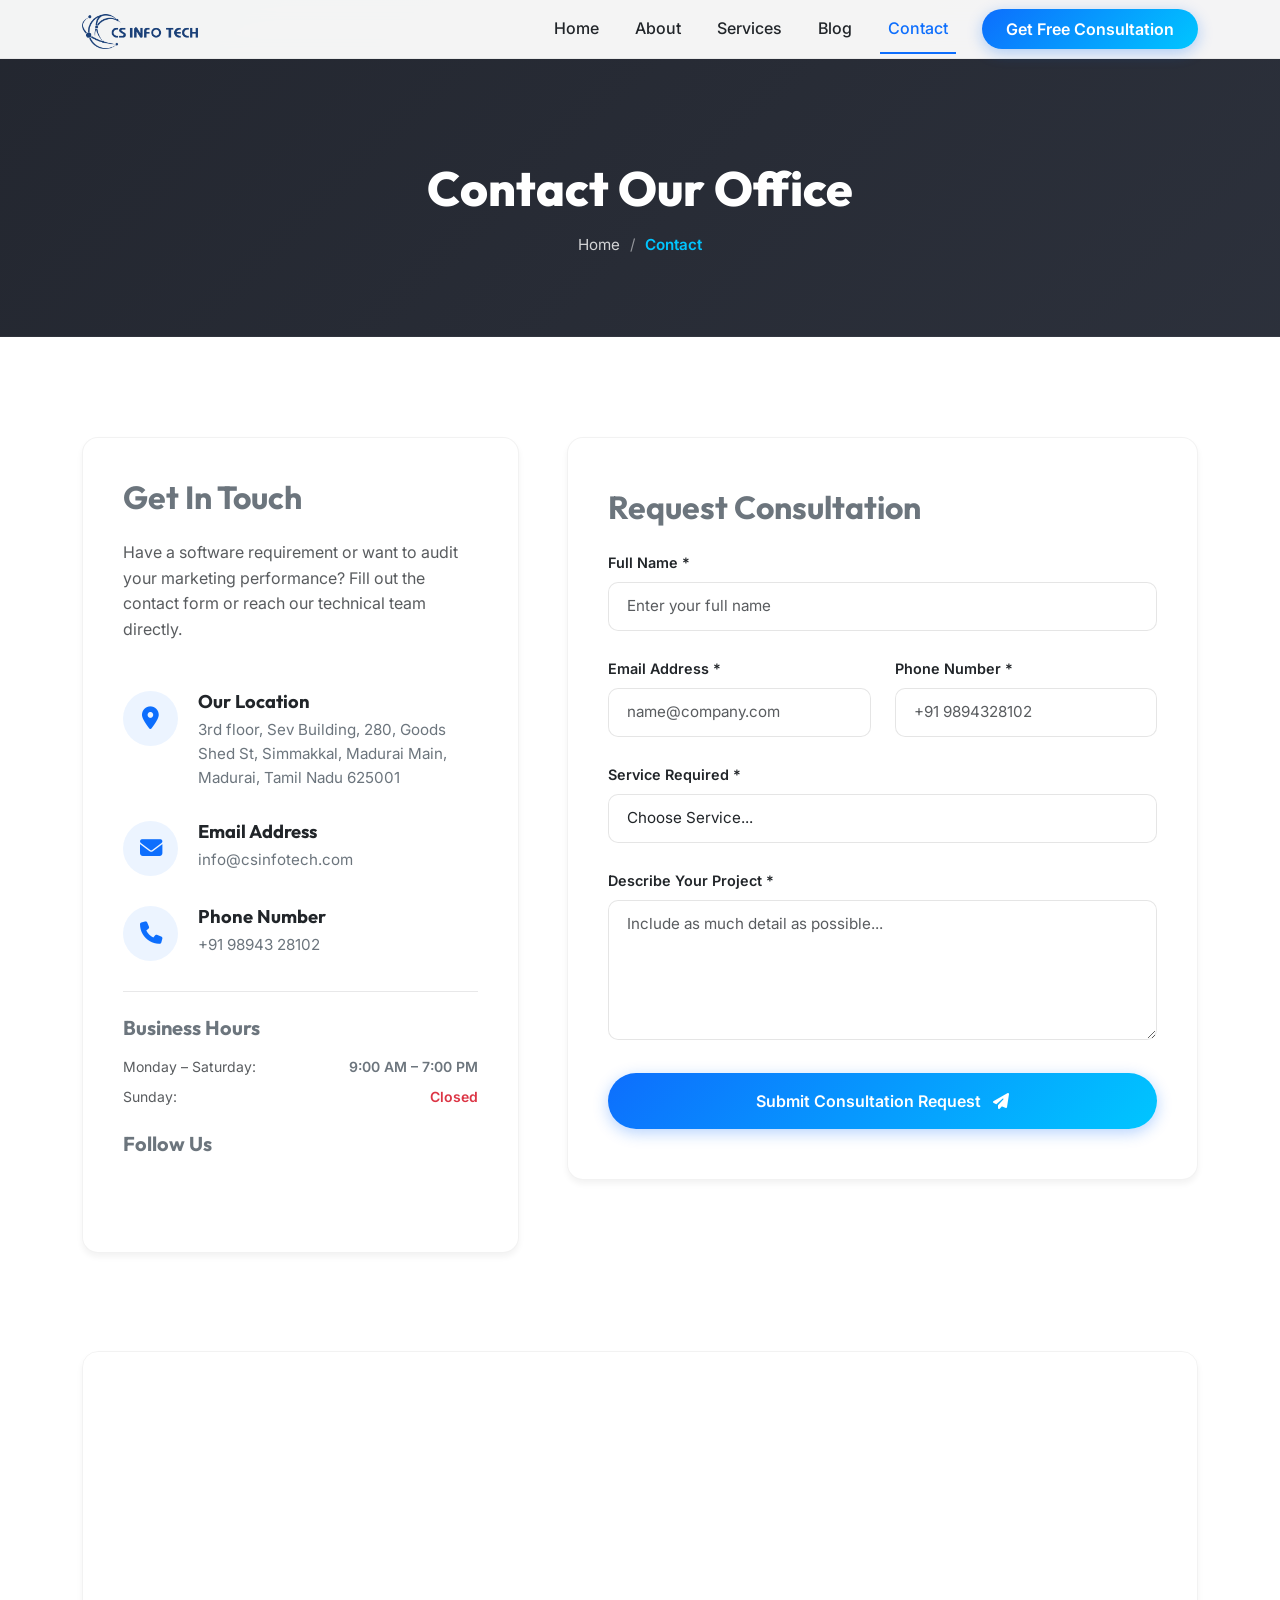
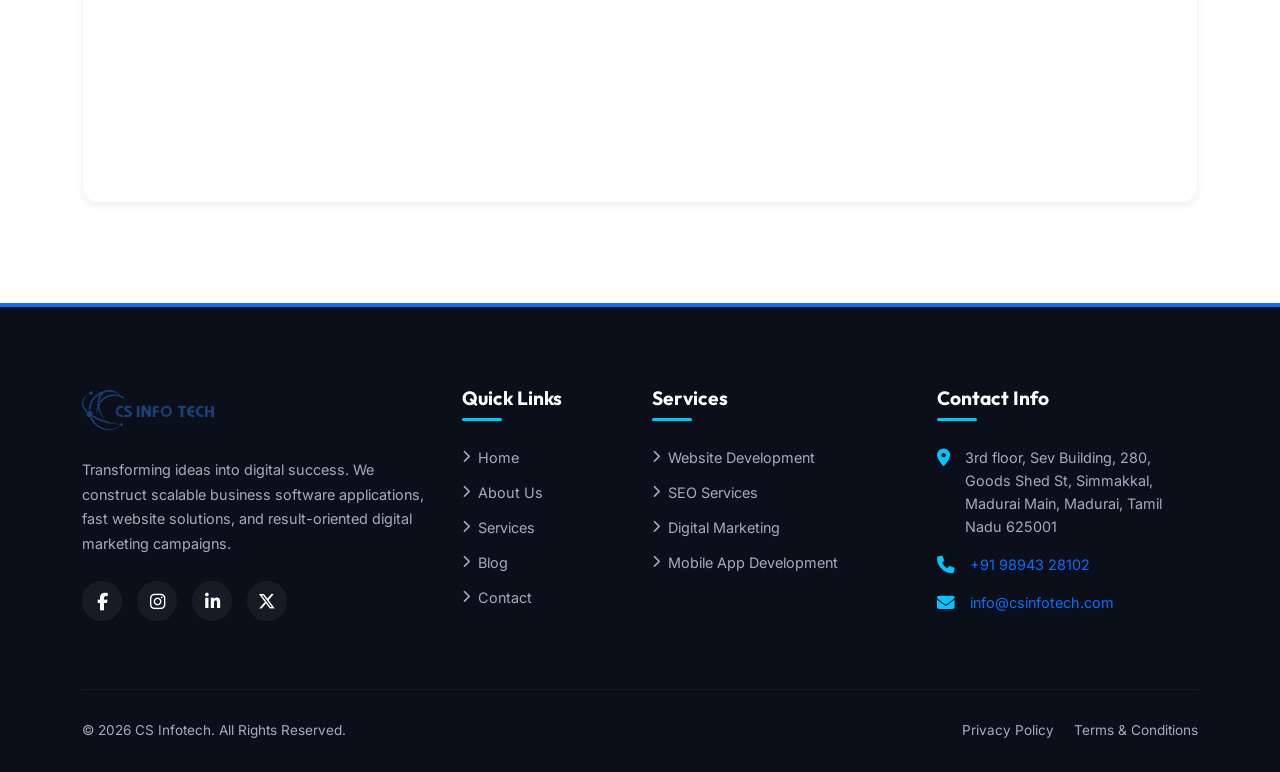
<file: contact.html>
<!DOCTYPE html>
<html lang="en">

<head>
  <meta charset="UTF-8">
  <meta name="viewport" content="width=device-width, initial-scale=1.0">
  <!-- SEO Meta Tags -->
  <title>Contact Us | CS Infotech</title>
  <meta name="description"
    content="Get in touch with CS Infotech in Madurai, India. Request a free consultation or technical audit for software development and SEO.">
  <meta name="keywords"
    content="CS Infotech Contact, Software company Madurai, Tech consultation, Digital marketing quote">
  <meta name="author" content="CS Infotech">

  <!-- Favicon -->
  <link rel="icon" type="image/x-icon" href="./images/cslogo.png">

  <!-- Google Fonts -->
  <link rel="preconnect" href="https://fonts.googleapis.com">
  <link rel="preconnect" href="https://fonts.gstatic.com" crossorigin>

  <!-- Bootstrap 5 CSS -->
  <link href="https://cdn.jsdelivr.net/npm/bootstrap@5.3.3/dist/css/bootstrap.min.css" rel="stylesheet"
    integrity="sha384-QWTKZyjpPEjISv5WaRU9OFeRpok6YctnYmDr5pNlyT2bRjXh0JMhjY6hW+ALEwIH" crossorigin="anonymous">

  <!-- Font Awesome Icons -->
  <link rel="stylesheet" href="https://cdnjs.cloudflare.com/ajax/libs/font-awesome/6.6.0/css/all.min.css"
    crossorigin="anonymous" referrerpolicy="no-referrer" />

  <!-- AOS (Animate on Scroll) CSS -->
  <link href="https://unpkg.com/aos@2.3.1/dist/aos.css" rel="stylesheet">

  <!-- Custom Styles -->
  <link rel="stylesheet" href="css/style.css">
</head>

<body>

  <!-- ==================== HEADER / NAVBAR ==================== -->
  <header>
    <nav class="navbar navbar-expand-lg fixed-top navbar-custom">
      <div class="container">
        <a class="navbar-brand navbar-brand-custom py-0" href="index.html">
          <img src="images/cslogo.png" alt="CS Infotech" height="35" class="d-inline-block align-middle">
        </a>
        <button class="navbar-toggler" type="button" data-bs-toggle="collapse" data-bs-target="#mainNavbar"
          aria-controls="mainNavbar" aria-expanded="false" aria-label="Toggle navigation">
          <span class="navbar-toggler-icon"></span>
        </button>
        <div class="collapse navbar-collapse" id="mainNavbar">
          <ul class="navbar-nav ms-auto mb-2 mb-lg-0 align-items-lg-center">
            <li class="nav-item">
              <a class="nav-link nav-link-custom" href="index.html">Home</a>
            </li>
            <li class="nav-item">
              <a class="nav-link nav-link-custom" href="about.html">About</a>
            </li>
            <li class="nav-item">
              <a class="nav-link nav-link-custom" href="services.html">Services</a>
            </li>
            <li class="nav-item">
              <a class="nav-link nav-link-custom" href="blog.html">Blog</a>
            </li>
            <li class="nav-item">
              <a class="nav-link nav-link-custom active" href="contact.html">Contact</a>
            </li>
            <li class="nav-item ms-lg-3 mt-3 mt-lg-0">
              <a class="btn btn-gradient px-4 py-2" href="https://wa.me/919894328102" target="_blank">Get Free
                Consultation</a>
            </li>
          </ul>
        </div>
      </div>
    </nav>
  </header>

  <!-- ==================== PAGE HEADER BANNER ==================== -->
  <section class="page-header-banner contact-banner">
    <div class="container">
      <div class="row">
        <div class="col-12 text-center">
          <h1 class="page-header-title">Contact Our Office</h1>
          <ul class="breadcrumb-custom justify-content-center">
            <li><a href="index.html">Home</a></li>
            <li class="active">Contact</li>
          </ul>
        </div>
      </div>
    </div>
  </section>

  <!-- ==================== CONTACT WRAPPER ==================== -->
  <section class="section-padding">
    <div class="container">
      <div class="row g-5">

        <!-- Left Column: Contact details and Business hours -->
        <div class="col-lg-5" data-aos="fade-right">
          <div class="contact-info-box">
            <h2 class="fw-bold mb-4 text-secondary">Get In Touch</h2>
            <p class="text-muted mb-5">
              Have a software requirement or want to audit your marketing performance? Fill out the contact form or
              reach our technical team directly.
            </p>

            <!-- Contact 1: Location -->
            <div class="contact-detail-item">
              <div class="contact-detail-icon"><i class="fa-solid fa-location-dot"></i></div>
              <div class="contact-detail-text">
                <h4>Our Location</h4>
                <p>3rd floor, Sev Building, 280, Goods Shed St, Simmakkal, Madurai Main, Madurai, Tamil Nadu 625001</p>
              </div>
            </div>

            <!-- Contact 2: Email -->
            <div class="contact-detail-item">
              <div class="contact-detail-icon"><i class="fa-solid fa-envelope"></i></div>
              <div class="contact-detail-text">
                <h4>Email Address</h4>
                <p><a href="mailto:info@csinfotech.com">info@csinfotech.com</a></p>
              </div>
            </div>

            <!-- Contact 3: Phone -->
            <div class="contact-detail-item">
              <div class="contact-detail-icon"><i class="fa-solid fa-phone"></i></div>
              <div class="contact-detail-text">
                <h4>Phone Number</h4>
                <p><a href="tel:+919894328102">+91 98943 28102</a></p>
              </div>
            </div>

            <hr class="my-4" style="opacity: 0.1;">

            <!-- Business Hours Section -->
            <h3 class="fw-bold mb-3 fs-5 text-secondary">Business Hours</h3>
            <ul class="list-unstyled text-muted mb-4 small">
              <li class="d-flex justify-content-between mb-2">
                <span>Monday – Saturday:</span>
                <span class="fw-semibold text-secondary">9:00 AM – 7:00 PM</span>
              </li>
              <li class="d-flex justify-content-between">
                <span>Sunday:</span>
                <span class="fw-semibold text-danger">Closed</span>
              </li>
            </ul>

            <!-- Social Media Profiles -->
            <h3 class="fw-bold mb-3 fs-5 text-secondary">Follow Us</h3>
            <div class="footer-social-links">
              <a href="https://facebook.com" class="footer-social-btn" target="_blank" aria-label="Facebook"><i
                  class="fa-brands fa-facebook-f"></i></a>
              <a href="https://instagram.com" class="footer-social-btn" target="_blank" aria-label="Instagram"><i
                  class="fa-brands fa-instagram"></i></a>
              <a href="https://linkedin.com" class="footer-social-btn" target="_blank" aria-label="LinkedIn"><i
                  class="fa-brands fa-linkedin-in"></i></a>
              <a href="https://twitter.com" class="footer-social-btn" target="_blank" aria-label="Twitter"><i
                  class="fa-brands fa-x-twitter"></i></a>
            </div>

          </div>
        </div>

        <!-- Right Column: Interactive Form -->
        <div class="col-lg-7" data-aos="fade-left">
          <div class="contact-form-box">

            <!-- Success Message banner -->
            <div class="success-msg-container" id="formSuccessMessage">
              <i class="fa-solid fa-circle-check fs-4"></i>
              <span>Thank you! Your message has been sent successfully. We will get back to you shortly.</span>
            </div>

            <h2 class="fw-bold mb-4 text-secondary">Request Consultation</h2>

            <form id="contactForm" novalidate>
              <!-- Name Input -->
              <div class="form-group-custom">
                <label for="fullName" class="form-label-custom">Full Name *</label>
                <input type="text" class="form-control form-control-custom w-100" id="fullName"
                  placeholder="Enter your full name">
                <div class="invalid-feedback-custom">Please enter a valid name (at least 3 characters).</div>
              </div>

              <div class="row">
                <!-- Email Input -->
                <div class="col-md-6 form-group-custom">
                  <label for="emailAddress" class="form-label-custom">Email Address *</label>
                  <input type="email" class="form-control form-control-custom w-100" id="emailAddress"
                    placeholder="name@company.com">
                  <div class="invalid-feedback-custom">Please enter a valid email address.</div>
                </div>
                <!-- Phone Input -->
                <div class="col-md-6 form-group-custom">
                  <label for="phoneNumber" class="form-label-custom">Phone Number *</label>
                  <input type="tel" class="form-control form-control-custom w-100" id="phoneNumber"
                    placeholder="+91 9894328102">
                  <div class="invalid-feedback-custom">Please enter a valid phone number (10-15 digits).</div>
                </div>
              </div>

              <!-- Service Dropdown Selection -->
              <div class="form-group-custom">
                <label for="serviceRequired" class="form-label-custom">Service Required *</label>
                <select class="form-control form-control-custom w-100" id="serviceRequired">
                  <option value="" selected disabled>Choose Service...</option>
                  <option value="web-dev">Website Development</option>
                  <option value="web-app">Web Application Development</option>
                  <option value="app-dev">Mobile App Development</option>
                  <option value="seo">SEO Services</option>
                  <option value="smm">Social Media Marketing</option>
                  <option value="digital-marketing">Digital Marketing</option>
                  <option value="ecommerce">E-Commerce Development</option>
                  <option value="ui-ux">UI/UX Design</option>
                  <option value="custom-software">Custom Software Development</option>
                </select>
                <div class="invalid-feedback-custom">Please select a service from the options.</div>
              </div>

              <!-- Message Input -->
              <div class="form-group-custom">
                <label for="messageText" class="form-label-custom">Describe Your Project *</label>
                <textarea class="form-control form-control-custom w-100" id="messageText" rows="5"
                  placeholder="Include as much detail as possible..."></textarea>
                <div class="invalid-feedback-custom">Please enter a description (at least 10 characters).</div>
              </div>

              <button type="submit" class="btn btn-gradient w-100 mt-2 py-3">Submit Consultation Request <i
                  class="fa-solid fa-paper-plane ms-2"></i></button>

            </form>
          </div>
        </div>

      </div>

      <!-- Google Map Section -->
      <div class="row mt-5" data-aos="fade-up">
        <div class="col-12">
          <div class="map-container-custom">
            <!-- Sample Map of Madurai, TN, India -->
            <iframe
              src="https://www.google.com/maps/embed?pb=!1m18!1m12!1m3!1d15720.573981881775!2d78.11477794999999!3d9.921711249999999!2m3!1f0!2f0!3f0!3m2!1i1024!2i768!4f13.1!3m3!1m2!1s0x3b00c582b118b533%3A0xcedfcfc94119d675!2sMadurai%2C%20Tamil%20Nadu!5e0!3m2!1sen!2sin!4v1700000000000!5m2!1sen!2sin"
              loading="lazy" referrerpolicy="no-referrer-when-downgrade"
              aria-label="CS Infotech Madurai Location Map"></iframe>
          </div>
        </div>
      </div>

    </div>
  </section>

  <!-- ==================== FOOTER ==================== -->
  <footer class="footer-section">
    <div class="container">
      <div class="row g-4">
        <!-- Footer Column 1: Info -->
        <div class="col-lg-4 col-md-6">
          <a class="footer-brand py-0" href="index.html">
            <img src="images/cslogo.png" alt="CS Infotech" height="40" class="d-inline-block align-middle mb-2">
          </a>
          <p class="footer-desc">
            Transforming ideas into digital success. We construct scalable business software applications, fast website
            solutions, and result-oriented digital marketing campaigns.
          </p>
          <div class="footer-social-links">
            <a href="https://facebook.com" class="footer-social-btn" target="_blank" aria-label="Facebook"><i
                class="fa-brands fa-facebook-f"></i></a>
            <a href="https://instagram.com" class="footer-social-btn" target="_blank" aria-label="Instagram"><i
                class="fa-brands fa-instagram"></i></a>
            <a href="https://linkedin.com" class="footer-social-btn" target="_blank" aria-label="LinkedIn"><i
                class="fa-brands fa-linkedin-in"></i></a>
            <a href="https://twitter.com" class="footer-social-btn" target="_blank" aria-label="Twitter"><i
                class="fa-brands fa-x-twitter"></i></a>
          </div>
        </div>
        <!-- Footer Column 2: Quick Links -->
        <div class="col-lg-2 col-md-6">
          <h4 class="footer-title">Quick Links</h4>
          <ul class="footer-links-list">
            <li><a href="index.html"><i class="fa-solid fa-chevron-right"></i> Home</a></li>
            <li><a href="about.html"><i class="fa-solid fa-chevron-right"></i> About Us</a></li>
            <li><a href="services.html"><i class="fa-solid fa-chevron-right"></i> Services</a></li>
            <li><a href="blog.html"><i class="fa-solid fa-chevron-right"></i> Blog</a></li>
            <li><a href="contact.html"><i class="fa-solid fa-chevron-right"></i> Contact</a></li>
          </ul>
        </div>
        <!-- Footer Column 3: Services -->
        <div class="col-lg-3 col-md-6">
          <h4 class="footer-title">Services</h4>
          <ul class="footer-links-list">
            <li><a href="services.html"><i class="fa-solid fa-chevron-right"></i> Website Development</a></li>
            <li><a href="services.html"><i class="fa-solid fa-chevron-right"></i> SEO Services</a></li>
            <li><a href="services.html"><i class="fa-solid fa-chevron-right"></i> Digital Marketing</a></li>
            <li><a href="services.html"><i class="fa-solid fa-chevron-right"></i> Mobile App Development</a></li>
          </ul>
        </div>
        <!-- Footer Column 4: Contact info -->
        <div class="col-lg-3 col-md-6">
          <h4 class="footer-title">Contact Info</h4>
          <ul class="footer-contact-info">
            <li>
              <i class="fa-solid fa-location-dot"></i>
              <span>3rd floor, Sev Building, 280, Goods Shed St, Simmakkal, Madurai Main, Madurai, Tamil Nadu
                625001</span>
            </li>
            <li>
              <i class="fa-solid fa-phone"></i>
              <span><a href="tel:+919894328102">+91 98943 28102</a></span>
            </li>
            <li>
              <i class="fa-solid fa-envelope"></i>
              <span><a href="mailto:info@csinfotech.com">info@csinfotech.com</a></span>
            </li>
          </ul>
        </div>
      </div>
      <!-- Footer Copyright and bottom info -->
      <div class="footer-bottom">
        <div class="row align-items-center">
          <div class="col-md-6 text-center text-md-start">
            <p class="mb-0">&copy; 2026 CS Infotech. All Rights Reserved.</p>
          </div>
          <div class="col-md-6 text-center text-md-end">
            <div class="footer-bottom-links">
              <a href="#">Privacy Policy</a>
              <a href="#">Terms & Conditions</a>
            </div>
          </div>
        </div>
      </div>
    </div>
  </footer>

  <!-- ==================== BACK TO TOP BUTTON ==================== -->
  <button class="back-to-top" id="backToTop" aria-label="Back to top">
    <i class="fa-solid fa-arrow-up"></i>
  </button>

  <!-- ==================== JAVASCRIPT LIBRARIES ==================== -->
  <!-- Bootstrap 5 JS Bundle -->
  <script src="https://cdn.jsdelivr.net/npm/bootstrap@5.3.3/dist/js/bootstrap.bundle.min.js"
    integrity="sha384-YvpcrYf0tY3lHB60NNkmXc5s9fDVZLESaAA55NDzOxhy9GkcIdslK1eN7N6jIeHz"
    crossorigin="anonymous"></script>

  <!-- AOS Animation Library JS -->
  <script src="https://unpkg.com/aos@2.3.1/dist/aos.js"></script>

  <!-- Main Script -->
  <script src="js/script.js"></script>
</body>

</html>
</file>
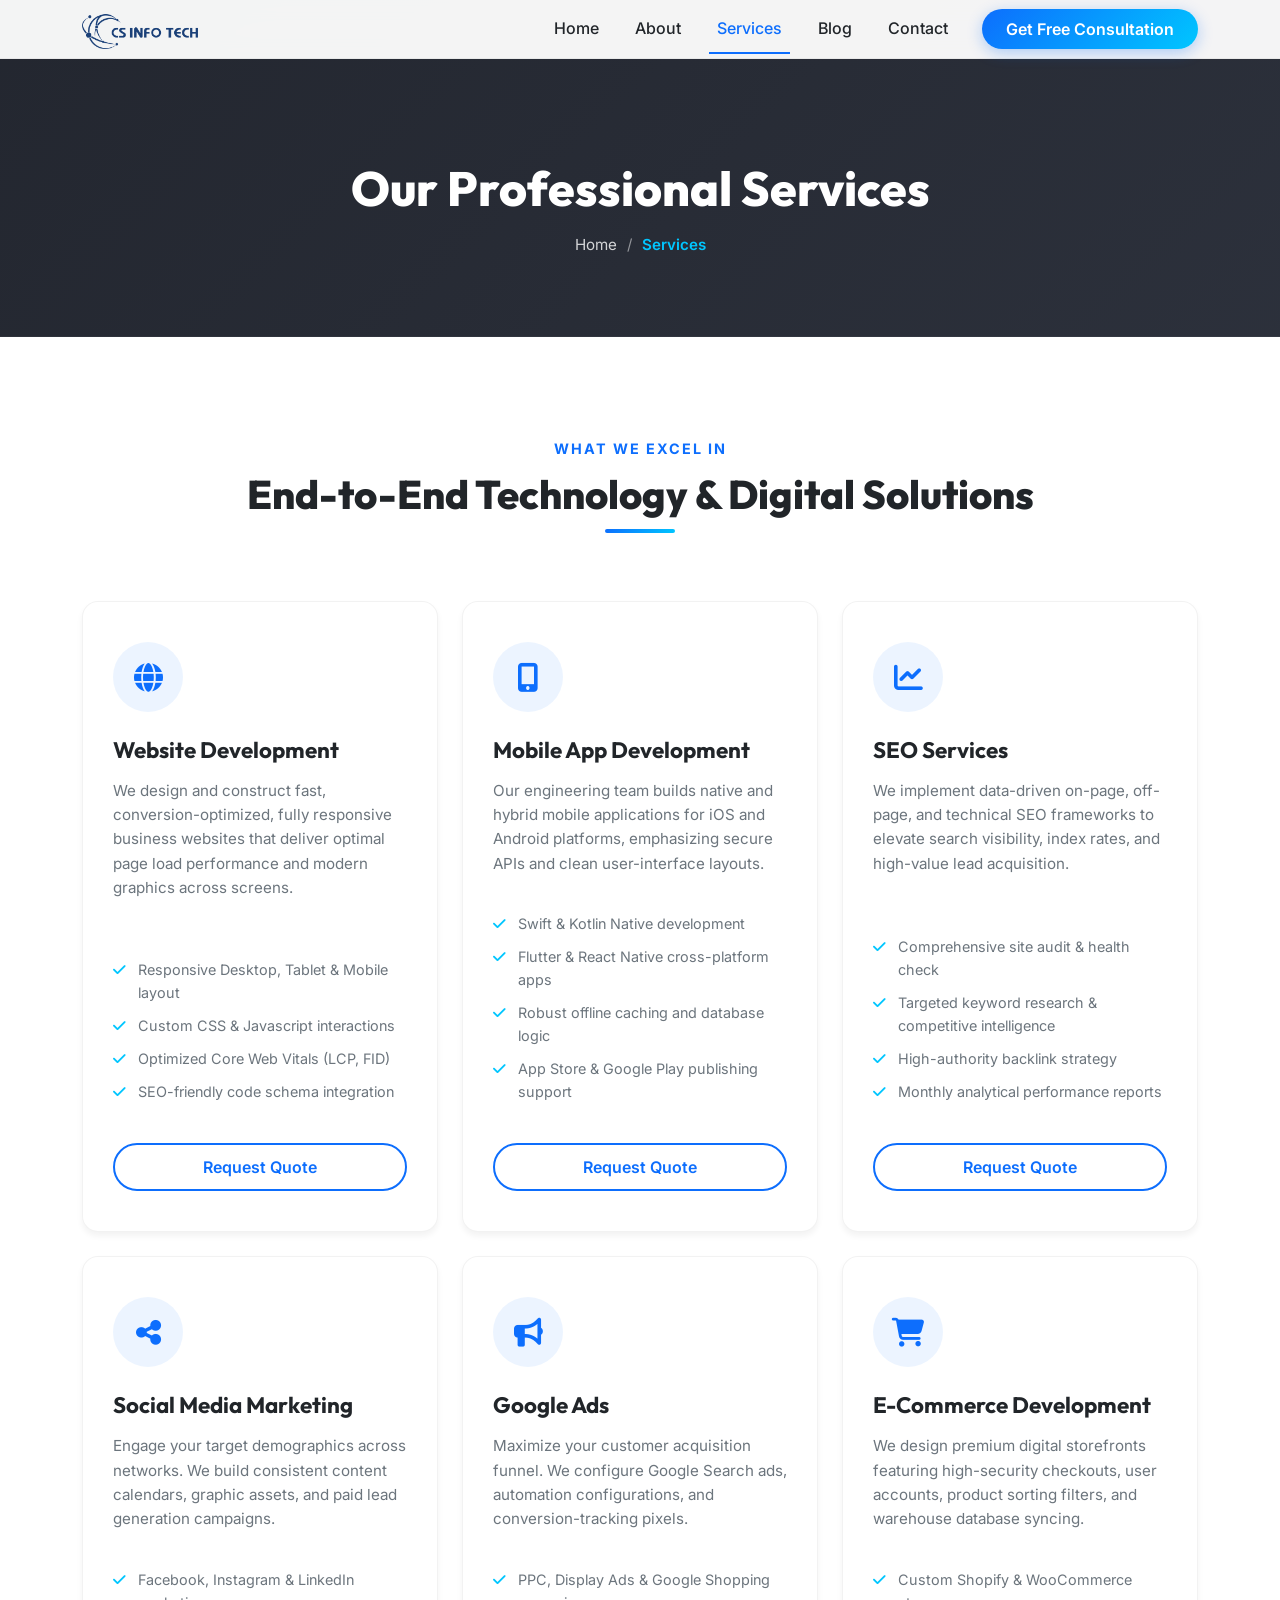
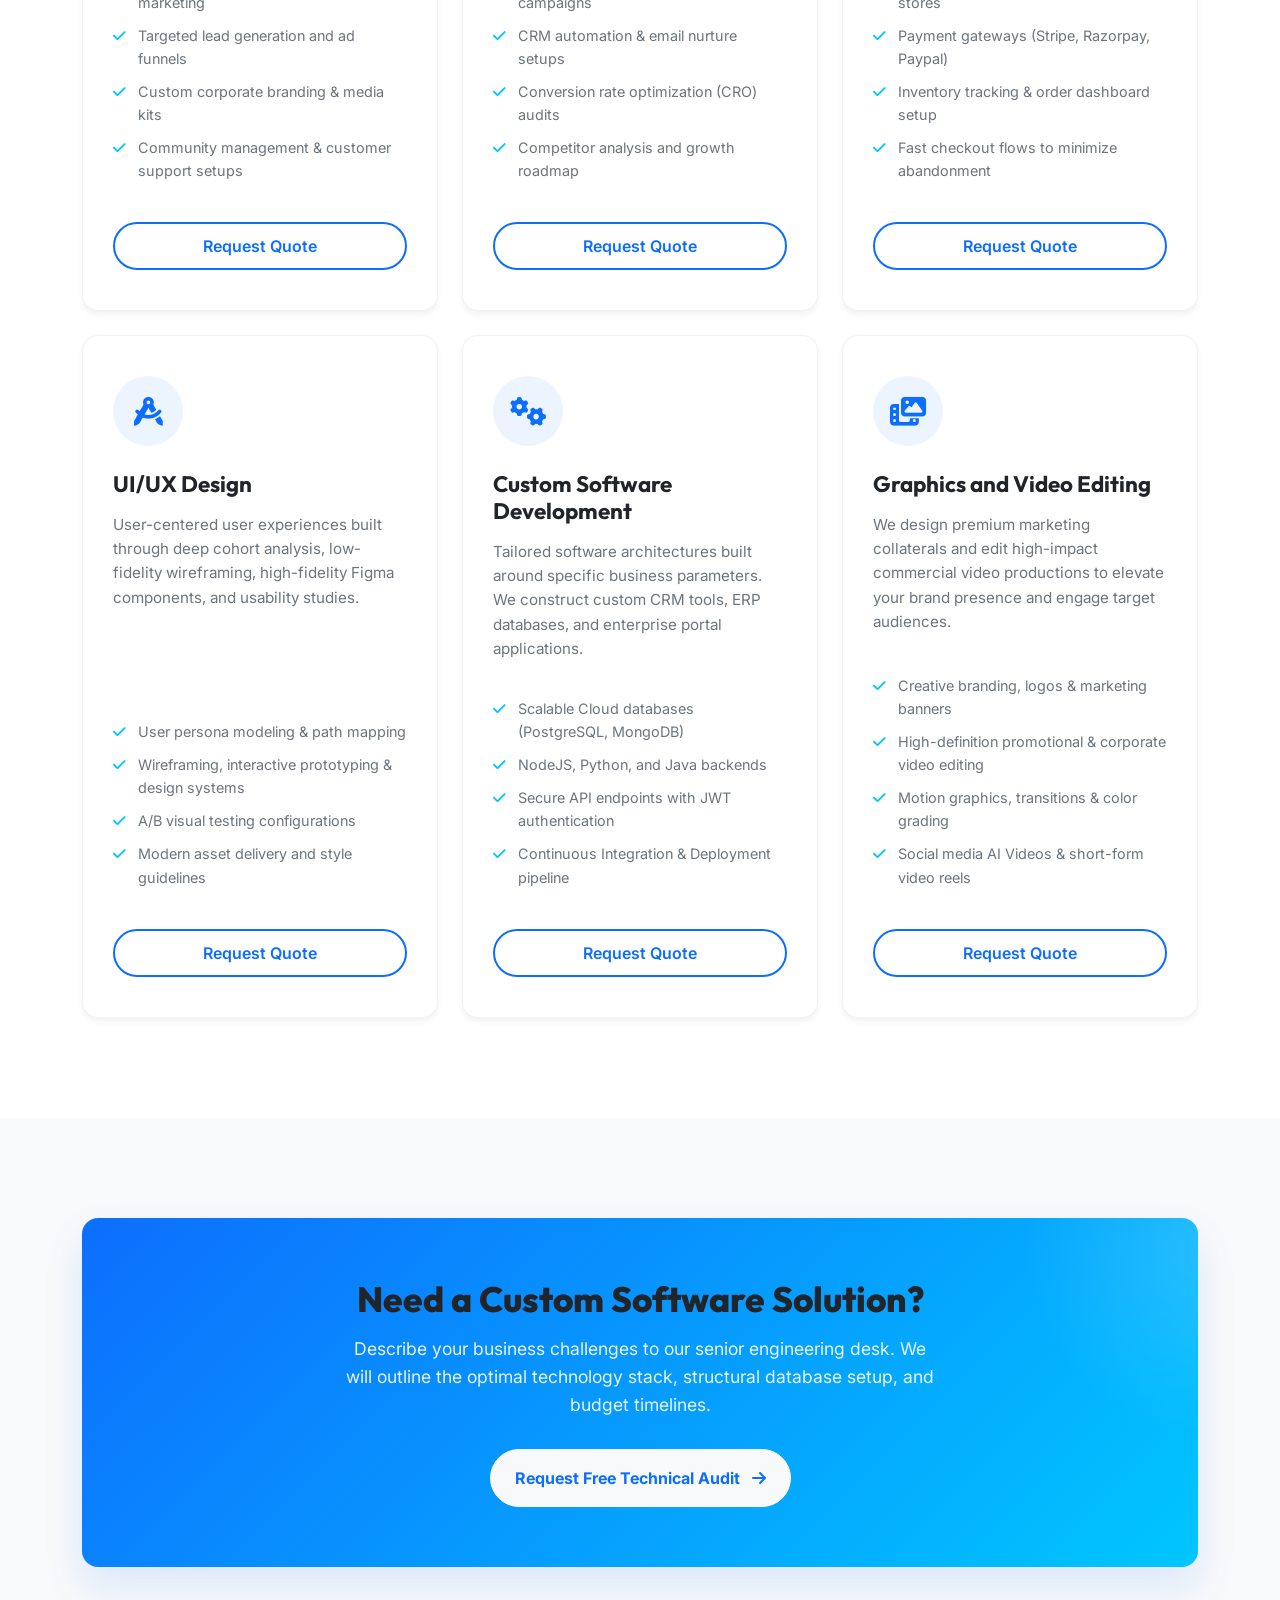
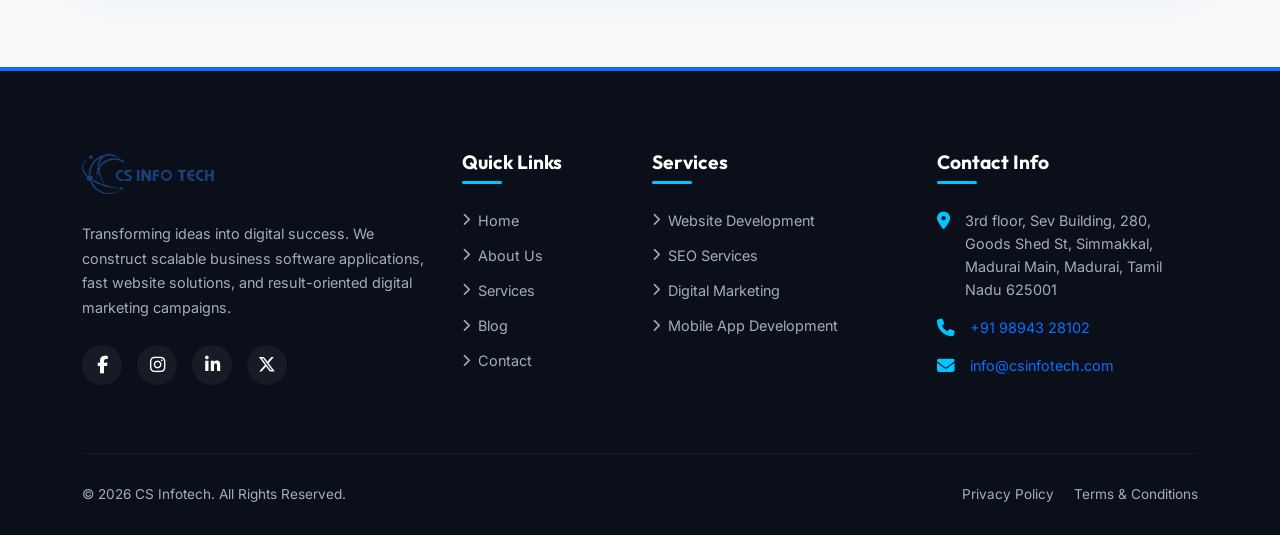
<file: services.html>
<!DOCTYPE html>
<html lang="en">
<head>
  <meta charset="UTF-8">
  <meta name="viewport" content="width=device-width, initial-scale=1.0">
  <!-- SEO Meta Tags -->
  <title>Our Services | CS Infotech</title>
  <meta name="description" content="Discover our wide range of services including website development, mobile app development, SEO, digital marketing, UI/UX design, and custom software.">
  <meta name="keywords" content="Software services, Custom web design, SEO optimization, App development, e-commerce stores, CS Infotech services">
  <meta name="author" content="CS Infotech">
  
  <!-- Favicon -->
  <link rel="icon" type="image/x-icon" href="./images/cslogo.png">
  
  <!-- Google Fonts -->
  <link rel="preconnect" href="https://fonts.googleapis.com">
  <link rel="preconnect" href="https://fonts.gstatic.com" crossorigin>
  
  <!-- Bootstrap 5 CSS -->
  <link href="https://cdn.jsdelivr.net/npm/bootstrap@5.3.3/dist/css/bootstrap.min.css" rel="stylesheet" integrity="sha384-QWTKZyjpPEjISv5WaRU9OFeRpok6YctnYmDr5pNlyT2bRjXh0JMhjY6hW+ALEwIH" crossorigin="anonymous">
  
  <!-- Font Awesome Icons -->
  <link rel="stylesheet" href="https://cdnjs.cloudflare.com/ajax/libs/font-awesome/6.6.0/css/all.min.css" crossorigin="anonymous" referrerpolicy="no-referrer" />
  
  <!-- AOS (Animate on Scroll) CSS -->
  <link href="https://unpkg.com/aos@2.3.1/dist/aos.css" rel="stylesheet">
  
  <!-- Custom Styles -->
  <link rel="stylesheet" href="css/style.css">
</head>
<body>

  <!-- ==================== HEADER / NAVBAR ==================== -->
  <header>
    <nav class="navbar navbar-expand-lg fixed-top navbar-custom">
      <div class="container">
        <a class="navbar-brand navbar-brand-custom py-0" href="index.html">
          <img src="images/cslogo.png" alt="CS Infotech" height="35" class="d-inline-block align-middle">
        </a>
        <button class="navbar-toggler" type="button" data-bs-toggle="collapse" data-bs-target="#mainNavbar" aria-controls="mainNavbar" aria-expanded="false" aria-label="Toggle navigation">
          <span class="navbar-toggler-icon"></span>
        </button>
        <div class="collapse navbar-collapse" id="mainNavbar">
          <ul class="navbar-nav ms-auto mb-2 mb-lg-0 align-items-lg-center">
            <li class="nav-item">
              <a class="nav-link nav-link-custom" href="index.html">Home</a>
            </li>
            <li class="nav-item">
              <a class="nav-link nav-link-custom" href="about.html">About</a>
            </li>
            <li class="nav-item">
              <a class="nav-link nav-link-custom active" href="services.html">Services</a>
            </li>
            <li class="nav-item">
              <a class="nav-link nav-link-custom" href="blog.html">Blog</a>
            </li>
            <li class="nav-item">
              <a class="nav-link nav-link-custom" href="contact.html">Contact</a>
            </li>
            <li class="nav-item ms-lg-3 mt-3 mt-lg-0">
              <a class="btn btn-gradient px-4 py-2" href="https://wa.me/919894328102" target="_blank">Get Free Consultation</a>
            </li>
          </ul>
        </div>
      </div>
    </nav>
  </header>

  <!-- ==================== PAGE HEADER BANNER ==================== -->
  <section class="page-header-banner services-banner">
    <div class="container">
      <div class="row">
        <div class="col-12 text-center">
          <h1 class="page-header-title">Our Professional Services</h1>
          <ul class="breadcrumb-custom justify-content-center">
            <li><a href="index.html">Home</a></li>
            <li class="active">Services</li>
          </ul>
        </div>
      </div>
    </div>
  </section>

  <!-- ==================== DETAILED SERVICES GRID ==================== -->
  <section class="section-padding">
    <div class="container">
      <div class="section-title-container text-center" data-aos="fade-up">
        <span class="section-subtitle">What We Excel In</span>
        <h2 class="section-title">End-to-End Technology & Digital Solutions</h2>
      </div>
      
      <div class="row g-4">
        <!-- Service 1: Website Development -->
        <div class="col-md-6 col-lg-4" data-aos="fade-up" data-aos-delay="100">
          <div class="card-custom">
            <div class="card-icon-wrapper">
              <i class="fa-solid fa-globe"></i>
            </div>
            <h3 class="card-title-custom">Website Development</h3>
            <p class="card-text-custom">
              We design and construct fast, conversion-optimized, fully responsive business websites that deliver optimal page load performance and modern graphics across screens.
            </p>
            <ul class="service-features-list">
              <li>Responsive Desktop, Tablet & Mobile layout</li>
              <li>Custom CSS & Javascript interactions</li>
              <li>Optimized Core Web Vitals (LCP, FID)</li>
              <li>SEO-friendly code schema integration</li>
            </ul>
            <a href="contact.html?service=web-dev" class="btn btn-outline-custom w-100 mt-auto">Request Quote</a>
          </div>
        </div>

        <!-- Service 2: Mobile App Development -->
        <div class="col-md-6 col-lg-4" data-aos="fade-up" data-aos-delay="200">
          <div class="card-custom">
            <div class="card-icon-wrapper">
              <i class="fa-solid fa-mobile-screen-button"></i>
            </div>
            <h3 class="card-title-custom">Mobile App Development</h3>
            <p class="card-text-custom">
              Our engineering team builds native and hybrid mobile applications for iOS and Android platforms, emphasizing secure APIs and clean user-interface layouts.
            </p>
            <ul class="service-features-list">
              <li>Swift & Kotlin Native development</li>
              <li>Flutter & React Native cross-platform apps</li>
              <li>Robust offline caching and database logic</li>
              <li>App Store & Google Play publishing support</li>
            </ul>
            <a href="contact.html?service=app-dev" class="btn btn-outline-custom w-100 mt-auto">Request Quote</a>
          </div>
        </div>

        <!-- Service 3: SEO Services -->
        <div class="col-md-6 col-lg-4" data-aos="fade-up" data-aos-delay="300">
          <div class="card-custom">
            <div class="card-icon-wrapper">
              <i class="fa-solid fa-chart-line"></i>
            </div>
            <h3 class="card-title-custom">SEO Services</h3>
            <p class="card-text-custom">
              We implement data-driven on-page, off-page, and technical SEO frameworks to elevate search visibility, index rates, and high-value lead acquisition.
            </p>
            <ul class="service-features-list">
              <li>Comprehensive site audit & health check</li>
              <li>Targeted keyword research & competitive intelligence</li>
              <li>High-authority backlink strategy</li>
              <li>Monthly analytical performance reports</li>
            </ul>
            <a href="contact.html?service=seo" class="btn btn-outline-custom w-100 mt-auto">Request Quote</a>
          </div>
        </div>

        <!-- Service 4: Social Media Marketing -->
        <div class="col-md-6 col-lg-4" data-aos="fade-up" data-aos-delay="400">
          <div class="card-custom">
            <div class="card-icon-wrapper">
              <i class="fa-solid fa-share-nodes"></i>
            </div>
            <h3 class="card-title-custom">Social Media Marketing</h3>
            <p class="card-text-custom">
              Engage your target demographics across networks. We build consistent content calendars, graphic assets, and paid lead generation campaigns.
            </p>
            <ul class="service-features-list">
              <li>Facebook, Instagram & LinkedIn marketing</li>
              <li>Targeted lead generation and ad funnels</li>
              <li>Custom corporate branding & media kits</li>
              <li>Community management & customer support setups</li>
            </ul>
            <a href="contact.html?service=smm" class="btn btn-outline-custom w-100 mt-auto">Request Quote</a>
          </div>
        </div>

        <!-- Service 5: Digital Marketing -->
        <div class="col-md-6 col-lg-4" data-aos="fade-up" data-aos-delay="500">
          <div class="card-custom">
            <div class="card-icon-wrapper">
              <i class="fa-solid fa-bullhorn"></i>
            </div>
            <h3 class="card-title-custom">Google Ads</h3>
            <p class="card-text-custom">
              Maximize your customer acquisition funnel. We configure Google Search ads, automation configurations, and conversion-tracking pixels.
            </p>
            <ul class="service-features-list">
              <li>PPC, Display Ads & Google Shopping campaigns</li>
              <li>CRM automation & email nurture setups</li>
              <li>Conversion rate optimization (CRO) audits</li>
              <li>Competitor analysis and growth roadmap</li>
            </ul>
            <a href="contact.html?service=digital-marketing" class="btn btn-outline-custom w-100 mt-auto">Request Quote</a>
          </div>
        </div>

        <!-- Service 6: E-Commerce Development -->
        <div class="col-md-6 col-lg-4" data-aos="fade-up" data-aos-delay="600">
          <div class="card-custom">
            <div class="card-icon-wrapper">
              <i class="fa-solid fa-cart-shopping"></i>
            </div>
            <h3 class="card-title-custom">E-Commerce Development</h3>
            <p class="card-text-custom">
              We design premium digital storefronts featuring high-security checkouts, user accounts, product sorting filters, and warehouse database syncing.
            </p>
            <ul class="service-features-list">
              <li>Custom Shopify & WooCommerce stores</li>
              <li>Payment gateways (Stripe, Razorpay, Paypal)</li>
              <li>Inventory tracking & order dashboard setup</li>
              <li>Fast checkout flows to minimize abandonment</li>
            </ul>
            <a href="contact.html?service=ecommerce" class="btn btn-outline-custom w-100 mt-auto">Request Quote</a>
          </div>
        </div>

        <!-- Service 7: UI/UX Design -->
        <div class="col-md-6 col-lg-4" data-aos="fade-up" data-aos-delay="700">
          <div class="card-custom">
            <div class="card-icon-wrapper">
              <i class="fa-solid fa-compass-drafting"></i>
            </div>
            <h3 class="card-title-custom">UI/UX Design</h3>
            <p class="card-text-custom">
              User-centered user experiences built through deep cohort analysis, low-fidelity wireframing, high-fidelity Figma components, and usability studies.
            </p>
            <ul class="service-features-list">
              <li>User persona modeling & path mapping</li>
              <li>Wireframing, interactive prototyping & design systems</li>
              <li>A/B visual testing configurations</li>
              <li>Modern asset delivery and style guidelines</li>
            </ul>
            <a href="contact.html?service=ui-ux" class="btn btn-outline-custom w-100 mt-auto">Request Quote</a>
          </div>
        </div>

        <!-- Service 8: Custom Software Development -->
        <div class="col-md-6 col-lg-4" data-aos="fade-up" data-aos-delay="800">
          <div class="card-custom">
            <div class="card-icon-wrapper">
              <i class="fa-solid fa-gears"></i>
            </div>
            <h3 class="card-title-custom">Custom Software Development</h3>
            <p class="card-text-custom">
              Tailored software architectures built around specific business parameters. We construct custom CRM tools, ERP databases, and enterprise portal applications.
            </p>
            <ul class="service-features-list">
              <li>Scalable Cloud databases (PostgreSQL, MongoDB)</li>
              <li>NodeJS, Python, and Java backends</li>
              <li>Secure API endpoints with JWT authentication</li>
              <li>Continuous Integration & Deployment pipeline</li>
            </ul>
            <a href="contact.html?service=custom-software" class="btn btn-outline-custom w-100 mt-auto">Request Quote</a>
          </div>
        </div>

        <!-- Service 9: Graphics and Video Editing -->
        <div class="col-md-6 col-lg-4" data-aos="fade-up" data-aos-delay="900">
          <div class="card-custom">
            <div class="card-icon-wrapper">
              <i class="fa-solid fa-photo-film"></i>
            </div>
            <h3 class="card-title-custom">Graphics and Video Editing</h3>
            <p class="card-text-custom">
              We design premium marketing collaterals and edit high-impact commercial video productions to elevate your brand presence and engage target audiences.
            </p>
            <ul class="service-features-list">
              <li>Creative branding, logos & marketing banners</li>
              <li>High-definition promotional & corporate video editing</li>
              <li>Motion graphics, transitions & color grading</li>
              <li>Social media AI Videos & short-form video reels</li>
            </ul>
            <a href="contact.html?service=graphics-video" class="btn btn-outline-custom w-100 mt-auto">Request Quote</a>
          </div>
        </div>
      </div>
    </div>
  </section>

  <!-- ==================== DIAGNOSTIC BANNER ==================== -->
  <section class="section-padding bg-light-custom">
    <div class="container text-center" data-aos="zoom-in">
      <div class="cta-banner">
        <h2 class="cta-title">Need a Custom Software Solution?</h2>
        <p class="cta-desc">
          Describe your business challenges to our senior engineering desk. We will outline the optimal technology stack, structural database setup, and budget timelines.
        </p>
        <a href="contact.html" class="btn btn-light text-primary fw-bold px-4 py-3 rounded-pill">Request Free Technical Audit <i class="fa-solid fa-arrow-right ms-2"></i></a>
      </div>
    </div>
  </section>

  <!-- ==================== FOOTER ==================== -->
  <footer class="footer-section">
    <div class="container">
      <div class="row g-4">
        <!-- Footer Column 1: Info -->
        <div class="col-lg-4 col-md-6">
          <a class="footer-brand py-0" href="index.html">
            <img src="images/cslogo.png" alt="CS Infotech" height="40" class="d-inline-block align-middle mb-2">
          </a>
          <p class="footer-desc">
            Transforming ideas into digital success. We construct scalable business software applications, fast website solutions, and result-oriented digital marketing campaigns.
          </p>
          <div class="footer-social-links">
            <a href="https://facebook.com" class="footer-social-btn" target="_blank" aria-label="Facebook"><i class="fa-brands fa-facebook-f"></i></a>
            <a href="https://instagram.com" class="footer-social-btn" target="_blank" aria-label="Instagram"><i class="fa-brands fa-instagram"></i></a>
            <a href="https://linkedin.com" class="footer-social-btn" target="_blank" aria-label="LinkedIn"><i class="fa-brands fa-linkedin-in"></i></a>
            <a href="https://twitter.com" class="footer-social-btn" target="_blank" aria-label="Twitter"><i class="fa-brands fa-x-twitter"></i></a>
          </div>
        </div>
        <!-- Footer Column 2: Quick Links -->
        <div class="col-lg-2 col-md-6">
          <h4 class="footer-title">Quick Links</h4>
          <ul class="footer-links-list">
            <li><a href="index.html"><i class="fa-solid fa-chevron-right"></i> Home</a></li>
            <li><a href="about.html"><i class="fa-solid fa-chevron-right"></i> About Us</a></li>
            <li><a href="services.html"><i class="fa-solid fa-chevron-right"></i> Services</a></li>
            <li><a href="blog.html"><i class="fa-solid fa-chevron-right"></i> Blog</a></li>
            <li><a href="contact.html"><i class="fa-solid fa-chevron-right"></i> Contact</a></li>
          </ul>
        </div>
        <!-- Footer Column 3: Services -->
        <div class="col-lg-3 col-md-6">
          <h4 class="footer-title">Services</h4>
          <ul class="footer-links-list">
            <li><a href="services.html"><i class="fa-solid fa-chevron-right"></i> Website Development</a></li>
            <li><a href="services.html"><i class="fa-solid fa-chevron-right"></i> SEO Services</a></li>
            <li><a href="services.html"><i class="fa-solid fa-chevron-right"></i> Digital Marketing</a></li>
            <li><a href="services.html"><i class="fa-solid fa-chevron-right"></i> Mobile App Development</a></li>
          </ul>
        </div>
        <!-- Footer Column 4: Contact info -->
        <div class="col-lg-3 col-md-6">
          <h4 class="footer-title">Contact Info</h4>
          <ul class="footer-contact-info">
            <li>
              <i class="fa-solid fa-location-dot"></i>
              <span>3rd floor, Sev Building, 280, Goods Shed St, Simmakkal, Madurai Main, Madurai, Tamil Nadu 625001</span>
            </li>
            <li>
              <i class="fa-solid fa-phone"></i>
              <span><a href="tel:+919894328102">+91 98943 28102</a></span>
            </li>
            <li>
              <i class="fa-solid fa-envelope"></i>
              <span><a href="mailto:info@csinfotech.com">info@csinfotech.com</a></span>
            </li>
          </ul>
        </div>
      </div>
      <!-- Footer Copyright and bottom info -->
      <div class="footer-bottom">
        <div class="row align-items-center">
          <div class="col-md-6 text-center text-md-start">
            <p class="mb-0">&copy; 2026 CS Infotech. All Rights Reserved.</p>
          </div>
          <div class="col-md-6 text-center text-md-end">
            <div class="footer-bottom-links">
              <a href="#">Privacy Policy</a>
              <a href="#">Terms & Conditions</a>
            </div>
          </div>
        </div>
      </div>
    </div>
  </footer>

  <!-- ==================== BACK TO TOP BUTTON ==================== -->
  <button class="back-to-top" id="backToTop" aria-label="Back to top">
    <i class="fa-solid fa-arrow-up"></i>
  </button>

  <!-- ==================== JAVASCRIPT LIBRARIES ==================== -->
  <!-- Bootstrap 5 JS Bundle -->
  <script src="https://cdn.jsdelivr.net/npm/bootstrap@5.3.3/dist/js/bootstrap.bundle.min.js" integrity="sha384-YvpcrYf0tY3lHB60NNkmXc5s9fDVZLESaAA55NDzOxhy9GkcIdslK1eN7N6jIeHz" crossorigin="anonymous"></script>
  
  <!-- AOS Animation Library JS -->
  <script src="https://unpkg.com/aos@2.3.1/dist/aos.js"></script>
  
  <!-- Main Script -->
  <script src="js/script.js"></script>
</body>
</html>
</file>
<file: css/style.css>
@import url('https://fonts.googleapis.com/css2?family=Inter:wght@300;400;500;600;700&family=Outfit:wght@300;400;500;600;700;800&display=swap');


:root {
  --primary-color: #0D6EFD;
  --secondary-color: #212529;
  --accent-color: #00C6FF;
  --dark-bg: #0B0F19;
  --card-bg-light: #FFFFFF;
  --card-bg-dark: #151A26;
  --text-dark: #212529;
  --text-light: #F8F9FA;
  --text-muted: #6C757D;
  --font-headings: 'Outfit', sans-serif;
  --font-body: 'Inter', sans-serif;
  --transition-smooth: all 0.3s cubic-bezier(0.25, 0.8, 0.25, 1);
  --gradient-primary: linear-gradient(135deg, #0D6EFD 0%, #00C6FF 100%);
  --gradient-overlay: linear-gradient(135deg, rgba(13, 110, 253, 0.9) 0%, rgba(0, 198, 255, 0.9) 100%);
  --shadow-sm: 0 4px 6px rgba(0, 0, 0, 0.05);
  --shadow-md: 0 10px 20px rgba(0, 0, 0, 0.08);
  --shadow-lg: 0 20px 40px rgba(13, 110, 253, 0.12);
  --border-radius-custom: 16px;
}


html {
  scroll-behavior: smooth;
}

body {
  font-family: var(--font-body);
  color: var(--text-dark);
  background-color: #FFFFFF;
  overflow-x: hidden;
  line-height: 1.6;
}

h1,
h2,
h3,
h4,
h5,
h6 {
  font-family: var(--font-headings);
  font-weight: 700;
  color: var(--secondary-color);
}

a {
  text-decoration: none;
  transition: var(--transition-smooth);
}

/* --- Selection Color --- */
::selection {
  background-color: var(--accent-color);
  color: #FFFFFF;
}

/* --- Custom Scrollbar --- */
::-webkit-scrollbar {
  width: 10px;
}

::-webkit-scrollbar-track {
  background: #F1F1F1;
}

::-webkit-scrollbar-thumb {
  background: var(--primary-color);
  border-radius: 5px;
}

::-webkit-scrollbar-thumb:hover {
  background: var(--accent-color);
}

/* --- Navigation & Header --- */
.navbar-custom {
  background-color: rgba(255, 255, 255, 0.95);
  backdrop-filter: blur(10px);
  -webkit-backdrop-filter: blur(10px);
  transition: var(--transition-smooth);
  border-bottom: 1px solid rgba(0, 0, 0, 0.05);
}

.navbar-custom.navbar-scrolled {
  background-color: rgba(255, 255, 255, 0.98);
  box-shadow: var(--shadow-md);
  padding-top: 10px;
  padding-bottom: 10px;
}

.navbar-brand-custom {
  font-family: var(--font-headings);
  font-weight: 800;
  font-size: 1.6rem;
  color: var(--secondary-color) !important;
  letter-spacing: -0.5px;
}

.navbar-brand-custom span {
  color: var(--primary-color);
}

.nav-link-custom {
  font-weight: 500;
  color: var(--secondary-color) !important;
  margin: 0 10px;
  position: relative;
  transition: var(--transition-smooth);
}

.nav-link-custom::after {
  content: '';
  position: absolute;
  bottom: -4px;
  left: 0;
  width: 0;
  height: 2px;
  background-color: var(--primary-color);
  transition: var(--transition-smooth);
}

.nav-link-custom:hover::after,
.nav-link-custom.active::after {
  width: 100%;
}

.nav-link-custom:hover,
.nav-link-custom.active {
  color: var(--primary-color) !important;
}

/* --- Custom Buttons --- */
.btn-gradient {
  background: var(--gradient-primary);
  color: #FFFFFF !important;
  font-weight: 600;
  padding: 12px 30px;
  border-radius: 30px;
  border: none;
  box-shadow: 0 4px 15px rgba(13, 110, 253, 0.3);
  transition: var(--transition-smooth);
}

.btn-gradient:hover {
  transform: translateY(-3px);
  box-shadow: 0 8px 25px rgba(13, 110, 253, 0.5);
  color: #FFFFFF;
}

.btn-outline-custom {
  border: 2px solid var(--primary-color);
  color: var(--primary-color);
  font-weight: 600;
  padding: 10px 28px;
  border-radius: 30px;
  background-color: transparent;
  transition: var(--transition-smooth);
}

.btn-outline-custom:hover {
  background-color: var(--primary-color);
  color: #FFFFFF;
  transform: translateY(-3px);
}

/* --- Section Styling --- */
.section-padding {
  padding: 100px 0;
}

.bg-light-custom {
  background-color: #F8F9FA;
}

.section-title-container {
  margin-bottom: 60px;
}

.section-subtitle {
  color: var(--primary-color);
  text-transform: uppercase;
  font-weight: 700;
  letter-spacing: 2px;
  font-size: 0.9rem;
  margin-bottom: 10px;
  display: block;
}

.section-title {
  font-size: 2.5rem;
  font-weight: 800;
  position: relative;
  display: inline-block;
  padding-bottom: 15px;
}

.section-title::after {
  content: '';
  position: absolute;
  bottom: 0;
  left: 50%;
  transform: translateX(-50%);
  width: 70px;
  height: 4px;
  background: var(--gradient-primary);
  border-radius: 2px;
}

.section-title.text-start::after {
  left: 0;
  transform: none;
}

/* --- Hero Section --- */
.hero-section {
  position: relative;
  background-color: #FFFFFF;
  padding: 180px 0 120px 0;
  overflow: hidden;
  z-index: 1;
}

.hero-content-col {
  position: relative;
}

@media (min-width: 992px) {
  .hero-content-col {
    margin-top: -50px;
  }
}

.hero-bg-shapes {
  position: absolute;
  top: 0;
  left: 0;
  width: 100%;
  height: 100%;
  z-index: -1;
  pointer-events: none;
}

.shape-1 {
  position: absolute;
  top: -10%;
  right: -10%;
  width: 500px;
  height: 500px;
  border-radius: 50%;
  background: radial-gradient(circle, rgba(0, 198, 255, 0.15) 0%, rgba(255, 255, 255, 0) 70%);
  filter: blur(50px);
  animation: floatShape 8s ease-in-out infinite alternate;
}

.shape-2 {
  position: absolute;
  bottom: -10%;
  left: -10%;
  width: 600px;
  height: 600px;
  border-radius: 50%;
  background: radial-gradient(circle, rgba(13, 110, 253, 0.1) 0%, rgba(255, 255, 255, 0) 70%);
  filter: blur(60px);
  animation: floatShape 12s ease-in-out infinite alternate-reverse;
}

@keyframes floatShape {
  0% {
    transform: translateY(0px) scale(1);
  }

  100% {
    transform: translateY(40px) scale(1.1);
  }
}

.hero-title {
  font-size: 3.8rem;
  font-weight: 800;
  line-height: 1.2;
  margin-bottom: 25px;
}

.text-gradient {
  background: var(--gradient-primary);
  -webkit-background-clip: text;
  -webkit-text-fill-color: transparent;
}

.hero-desc {
  font-size: 1.2rem;
  color: var(--text-muted);
  margin-bottom: 40px;
  max-width: 550px;
}

.hero-img-container {
  position: relative;
  z-index: 2;
}

.hero-img-backdrop {
  position: absolute;
  top: 10%;
  left: 10%;
  width: 90%;
  height: 90%;
  background: var(--gradient-primary);
  border-radius: var(--border-radius-custom);
  z-index: -1;
  opacity: 0.15;
  transform: rotate(3deg);
  filter: blur(10px);
}

.hero-svg-img {
  max-width: 100%;
  height: auto;
  filter: drop-shadow(0 15px 30px rgba(13, 110, 253, 0.15));
  animation: floatImage 4s ease-in-out infinite;
}

@keyframes floatImage {
  0% {
    transform: translateY(0px);
  }

  50% {
    transform: translateY(-15px);
  }

  100% {
    transform: translateY(0px);
  }
}

/* --- Cards (Global) --- */
.card-custom {
  background-color: var(--card-bg-light);
  border: 1px solid rgba(0, 0, 0, 0.05);
  border-radius: var(--border-radius-custom);
  padding: 40px 30px;
  box-shadow: var(--shadow-sm);
  transition: var(--transition-smooth);
  height: 100%;
  display: flex;
  flex-direction: column;
}

.card-custom:hover {
  transform: translateY(-8px);
  box-shadow: var(--shadow-lg);
  border-color: rgba(13, 110, 253, 0.2);
}

.card-icon-wrapper {
  width: 70px;
  height: 70px;
  border-radius: 50%;
  background: rgba(13, 110, 253, 0.08);
  display: flex;
  align-items: center;
  justify-content: center;
  margin-bottom: 25px;
  color: var(--primary-color);
  font-size: 1.8rem;
  transition: var(--transition-smooth);
}

.card-custom:hover .card-icon-wrapper {
  background: var(--gradient-primary);
  color: #FFFFFF;
  transform: rotate(10deg);
}

.card-title-custom {
  font-size: 1.4rem;
  font-weight: 700;
  margin-bottom: 15px;
}

.card-text-custom {
  color: var(--text-muted);
  font-size: 0.95rem;
  flex-grow: 1;
}

/* --- Why Choose Us Grid --- */
.why-icon-box {
  display: flex;
  align-items: flex-start;
  margin-bottom: 30px;
}

.why-icon {
  width: 50px;
  height: 50px;
  background: rgba(0, 198, 255, 0.1);
  color: var(--accent-color);
  border-radius: 12px;
  display: flex;
  align-items: center;
  justify-content: center;
  font-size: 1.4rem;
  margin-right: 20px;
  flex-shrink: 0;
  transition: var(--transition-smooth);
}

.why-icon-box:hover .why-icon {
  background: var(--gradient-primary);
  color: #FFFFFF;
}

.why-content h4 {
  font-size: 1.2rem;
  font-weight: 700;
  margin-bottom: 5px;
}

.why-content p {
  color: var(--text-muted);
  font-size: 0.9rem;
  margin: 0;
}

/* --- Statistics Section --- */
.stats-section {
  background: var(--gradient-primary);
  color: #FFFFFF;
  position: relative;
  overflow: hidden;
  z-index: 1;
}

.stats-section::before {
  content: '';
  position: absolute;
  top: 0;
  left: 0;
  width: 100%;
  height: 100%;
  background: radial-gradient(circle at 80% 20%, rgba(255, 255, 255, 0.1) 0%, rgba(255, 255, 255, 0) 60%);
  z-index: -1;
}

.stat-box {
  text-align: center;
}

.stat-number {
  font-family: var(--font-headings);
  font-size: 3.5rem;
  font-weight: 800;
  margin-bottom: 10px;
  display: block;
}

.stat-label {
  font-size: 1.1rem;
  font-weight: 500;
  opacity: 0.9;
}

/* --- Testimonials --- */
.testimonial-card {
  background-color: #FFFFFF;
  border-radius: var(--border-radius-custom);
  padding: 40px;
  box-shadow: var(--shadow-sm);
  border: 1px solid rgba(0, 0, 0, 0.05);
  margin: 15px;
}

.client-rating {
  color: #FFC107;
  font-size: 1.1rem;
  margin-bottom: 20px;
}

.testimonial-text {
  font-style: italic;
  color: var(--text-muted);
  font-size: 1rem;
  margin-bottom: 25px;
  line-height: 1.7;
}

.client-info {
  display: flex;
  align-items: center;
}

.client-img {
  width: 60px;
  height: 60px;
  border-radius: 50%;
  object-fit: cover;
  margin-right: 15px;
  border: 3px solid rgba(13, 110, 253, 0.1);
}

.client-name {
  font-size: 1.1rem;
  font-weight: 700;
  margin-bottom: 2px;
}

.client-role {
  font-size: 0.85rem;
  color: var(--primary-color);
  font-weight: 500;
}

/* --- Blog Post Card --- */
.blog-card {
  background-color: #FFFFFF;
  border: 1px solid rgba(0, 0, 0, 0.05);
  border-radius: var(--border-radius-custom);
  overflow: hidden;
  box-shadow: var(--shadow-sm);
  transition: var(--transition-smooth);
  height: 100%;
  display: flex;
  flex-direction: column;
}

.blog-card:hover {
  transform: translateY(-8px);
  box-shadow: var(--shadow-lg);
}

.blog-img-wrapper {
  position: relative;
  overflow: hidden;
  height: 220px;
}

.blog-img-wrapper img {
  width: 100%;
  height: 100%;
  object-fit: cover;
  transition: var(--transition-smooth);
}

.blog-card:hover .blog-img-wrapper img {
  transform: scale(1.1);
}

.blog-badge {
  position: absolute;
  top: 20px;
  left: 20px;
  background: var(--gradient-primary);
  color: #FFFFFF;
  font-size: 0.8rem;
  font-weight: 600;
  padding: 6px 14px;
  border-radius: 30px;
  text-transform: uppercase;
  z-index: 10;
}

.blog-content {
  padding: 30px;
  display: flex;
  flex-direction: column;
  flex-grow: 1;
}

.blog-meta {
  font-size: 0.85rem;
  color: var(--text-muted);
  margin-bottom: 12px;
  display: flex;
  gap: 15px;
}

.blog-meta i {
  color: var(--primary-color);
  margin-right: 5px;
}

.blog-title-custom {
  font-size: 1.25rem;
  font-weight: 700;
  line-height: 1.4;
  margin-bottom: 15px;
}

.blog-title-custom a {
  color: var(--secondary-color);
}

.blog-title-custom a:hover {
  color: var(--primary-color);
}

.blog-excerpt {
  color: var(--text-muted);
  font-size: 0.9rem;
  margin-bottom: 20px;
  flex-grow: 1;
}

.blog-readmore {
  color: var(--primary-color);
  font-weight: 600;
  font-size: 0.9rem;
  display: flex;
  align-items: center;
  gap: 5px;
}

.blog-readmore:hover {
  color: var(--accent-color);
}

.blog-readmore i {
  transition: var(--transition-smooth);
}

.blog-readmore:hover i {
  transform: translateX(5px);
}

/* --- Contact CTA Banner --- */
.cta-banner {
  background: var(--gradient-primary);
  color: #FFFFFF;
  border-radius: var(--border-radius-custom);
  padding: 60px 40px;
  position: relative;
  overflow: hidden;
  z-index: 1;
  box-shadow: var(--shadow-lg);
}

.cta-banner::before {
  content: '';
  position: absolute;
  top: -50%;
  right: -20%;
  width: 400px;
  height: 400px;
  background: radial-gradient(circle, rgba(255, 255, 255, 0.15) 0%, rgba(255, 255, 255, 0) 70%);
  border-radius: 50%;
  z-index: -1;
}

.cta-title {
  font-size: 2.2rem;
  font-weight: 800;
  margin-bottom: 15px;
}

.cta-desc {
  font-size: 1.1rem;
  opacity: 0.9;
  max-width: 600px;
  margin: 0 auto 30px auto;
}

/* --- Footer --- */
.footer-section {
  background-color: var(--dark-bg);
  color: #A0AEC0;
  padding: 80px 0 30px 0;
  border-top: 4px solid var(--primary-color);
}

.footer-brand {
  font-family: var(--font-headings);
  color: #FFFFFF;
  font-weight: 800;
  font-size: 1.8rem;
  margin-bottom: 20px;
  display: inline-block;
}

.footer-brand span {
  color: var(--accent-color);
}

.footer-desc {
  font-size: 0.9rem;
  line-height: 1.7;
  margin-bottom: 25px;
}

.footer-social-links {
  display: flex;
  gap: 15px;
}

.footer-social-btn {
  width: 40px;
  height: 40px;
  border-radius: 50%;
  background-color: rgba(255, 255, 255, 0.05);
  display: flex;
  align-items: center;
  justify-content: center;
  color: #FFFFFF;
  transition: var(--transition-smooth);
  font-size: 1.1rem;
}

.footer-social-btn:hover {
  background: var(--gradient-primary);
  color: #FFFFFF;
  transform: translateY(-3px);
}

.footer-title {
  color: #FFFFFF;
  font-size: 1.2rem;
  font-weight: 700;
  margin-bottom: 25px;
  position: relative;
  padding-bottom: 10px;
}

.footer-title::after {
  content: '';
  position: absolute;
  bottom: 0;
  left: 0;
  width: 40px;
  height: 3px;
  background-color: var(--accent-color);
  border-radius: 2px;
}

.footer-links-list {
  list-style: none;
  padding: 0;
  margin: 0;
}

.footer-links-list li {
  margin-bottom: 12px;
}

.footer-links-list a {
  color: #A0AEC0;
  font-size: 0.9rem;
  display: flex;
  align-items: center;
  gap: 8px;
}

.footer-links-list a:hover {
  color: var(--accent-color);
  padding-left: 5px;
}

.footer-links-list a i {
  font-size: 0.8rem;
}

.footer-contact-info {
  list-style: none;
  padding: 0;
  margin: 0;
}

.footer-contact-info li {
  display: flex;
  align-items: flex-start;
  gap: 15px;
  margin-bottom: 15px;
  font-size: 0.9rem;
}

.footer-contact-info i {
  color: var(--accent-color);
  font-size: 1.1rem;
  margin-top: 3px;
}

.footer-bottom {
  border-top: 1px solid rgba(255, 255, 255, 0.05);
  margin-top: 60px;
  padding-top: 30px;
  font-size: 0.85rem;
}

.footer-bottom-links {
  display: flex;
  justify-content: flex-end;
  gap: 20px;
}

.footer-bottom-links a {
  color: #A0AEC0;
}

.footer-bottom-links a:hover {
  color: var(--accent-color);
}

/* --- Back to Top Button --- */
.back-to-top {
  position: fixed;
  bottom: 30px;
  right: -60px;
  width: 45px;
  height: 45px;
  border-radius: 50%;
  background: var(--gradient-primary);
  color: #FFFFFF;
  border: none;
  display: flex;
  align-items: center;
  justify-content: center;
  font-size: 1.2rem;
  box-shadow: 0 5px 15px rgba(13, 110, 253, 0.3);
  cursor: pointer;
  z-index: 999;
  transition: var(--transition-smooth);
  opacity: 0;
  visibility: hidden;
}

.back-to-top.show {
  right: 30px;
  opacity: 1;
  visibility: visible;
}

.back-to-top:hover {
  transform: translateY(-5px);
  box-shadow: 0 8px 20px rgba(13, 110, 253, 0.5);
  color: #FFFFFF;
}

/* --- Inner Page Banners --- */
.page-header-banner {
  background-size: cover;
  background-position: center;
  padding: 160px 0 80px 0;
  color: #FFFFFF;
  position: relative;
}

.about-banner {
  background: linear-gradient(135deg, rgba(11, 15, 25, 0.9) 0%, rgba(21, 26, 38, 0.9) 100%), url('https://images.unsplash.com/photo-1522071820081-009f0129c71c?q=80&w=1920&auto=format&fit=crop');
  background-size: cover;
  background-position: center;
}

.services-banner {
  background: linear-gradient(135deg, rgba(11, 15, 25, 0.9) 0%, rgba(21, 26, 38, 0.9) 100%), url('https://images.unsplash.com/photo-1460925895917-afdab827c52f?q=80&w=1920&auto=format&fit=crop');
  background-size: cover;
  background-position: center;
}

.blog-banner {
  background: linear-gradient(135deg, rgba(11, 15, 25, 0.9) 0%, rgba(21, 26, 38, 0.9) 100%), url('https://images.unsplash.com/photo-1499750310107-5fef28a66643?q=80&w=1920&auto=format&fit=crop');
  background-size: cover;
  background-position: center;
}

.contact-banner {
  background: linear-gradient(135deg, rgba(11, 15, 25, 0.9) 0%, rgba(21, 26, 38, 0.9) 100%), url('https://images.unsplash.com/photo-1596524430615-b46475ddff6e?q=80&w=1920&auto=format&fit=crop');
  background-size: cover;
  background-position: center;
}

.page-header-title {
  font-size: 3rem;
  font-weight: 800;
  margin-bottom: 15px;
  color: #FFFFFF;
}

.breadcrumb-custom {
  display: flex;
  list-style: none;
  padding: 0;
  margin: 0;
  font-size: 0.95rem;
}

.breadcrumb-custom li {
  display: flex;
  align-items: center;
}

.breadcrumb-custom li::after {
  content: '/';
  margin: 0 10px;
  color: rgba(255, 255, 255, 0.5);
}

.breadcrumb-custom li:last-child::after {
  display: none;
}

.breadcrumb-custom a {
  color: rgba(255, 255, 255, 0.8);
}

.breadcrumb-custom a:hover {
  color: var(--accent-color);
}

.breadcrumb-custom li.active {
  color: var(--accent-color);
  font-weight: 600;
}

/* --- About Page Details --- */
.mission-vision-card {
  border-radius: var(--border-radius-custom);
  padding: 40px;
  height: 100%;
  border: 1px solid rgba(0, 0, 0, 0.05);
  box-shadow: var(--shadow-sm);
  transition: var(--transition-smooth);
}

.mission-vision-card:hover {
  box-shadow: var(--shadow-md);
  border-color: rgba(13, 110, 253, 0.1);
}

.mv-icon {
  font-size: 2.5rem;
  color: var(--primary-color);
  margin-bottom: 20px;
}

/* --- Team Cards --- */
.team-card {
  background-color: #FFFFFF;
  border-radius: var(--border-radius-custom);
  overflow: hidden;
  box-shadow: var(--shadow-sm);
  border: 1px solid rgba(0, 0, 0, 0.05);
  transition: var(--transition-smooth);
}

.team-card:hover {
  transform: translateY(-8px);
  box-shadow: var(--shadow-lg);
}

.team-img-wrapper {
  position: relative;
  overflow: hidden;
  height: 280px;
}

.team-img-wrapper img {
  width: 100%;
  height: 100%;
  object-fit: cover;
  transition: var(--transition-smooth);
}

.team-card:hover .team-img-wrapper img {
  transform: scale(1.05);
}

.team-overlay {
  position: absolute;
  top: 0;
  left: 0;
  width: 100%;
  height: 100%;
  background: var(--gradient-overlay);
  display: flex;
  align-items: center;
  justify-content: center;
  opacity: 0;
  transition: var(--transition-smooth);
}

.team-card:hover .team-overlay {
  opacity: 1;
}

.team-social-links {
  display: flex;
  gap: 12px;
}

.team-social-btn {
  width: 40px;
  height: 40px;
  border-radius: 50%;
  background-color: #FFFFFF;
  color: var(--primary-color);
  display: flex;
  align-items: center;
  justify-content: center;
  transition: var(--transition-smooth);
  font-size: 1.1rem;
}

.team-social-btn:hover {
  transform: scale(1.1);
  background-color: var(--secondary-color);
  color: #FFFFFF;
}

.team-info {
  padding: 25px;
  text-align: center;
}

.team-name {
  font-size: 1.25rem;
  font-weight: 700;
  margin-bottom: 5px;
}

.team-role {
  color: var(--primary-color);
  font-size: 0.9rem;
  font-weight: 500;
}

/* --- Services Detail Page List --- */
.service-features-list {
  list-style: none;
  padding: 0;
  margin: 20px 0 30px 0;
}

.service-features-list li {
  position: relative;
  padding-left: 25px;
  margin-bottom: 10px;
  font-size: 0.9rem;
  color: var(--text-muted);
}

.service-features-list li::before {
  content: '\f00c';
  font-family: 'Font Awesome 6 Free';
  font-weight: 900;
  position: absolute;
  left: 0;
  top: 0;
  color: var(--accent-color);
}

/* --- Blog Page sidebar & styling --- */
.blog-sidebar-widget {
  background-color: #F8F9FA;
  border-radius: var(--border-radius-custom);
  padding: 30px;
  margin-bottom: 30px;
  border: 1px solid rgba(0, 0, 0, 0.05);
}

.widget-title {
  font-size: 1.2rem;
  font-weight: 700;
  margin-bottom: 20px;
  padding-bottom: 10px;
  border-bottom: 2px solid rgba(0, 0, 0, 0.05);
  position: relative;
}

.widget-title::after {
  content: '';
  position: absolute;
  bottom: -2px;
  left: 0;
  width: 40px;
  height: 2px;
  background-color: var(--primary-color);
}

.search-form-control {
  border-radius: 30px;
  padding: 10px 20px;
  border: 1px solid rgba(0, 0, 0, 0.1);
}

.search-form-control:focus {
  box-shadow: 0 0 10px rgba(13, 110, 253, 0.15);
  border-color: var(--primary-color);
}

.blog-categories-list {
  list-style: none;
  padding: 0;
  margin: 0;
}

.blog-categories-list li {
  margin-bottom: 12px;
}

.blog-categories-list a {
  color: var(--text-muted);
  display: flex;
  justify-content: space-between;
  font-size: 0.95rem;
}

.blog-categories-list a:hover {
  color: var(--primary-color);
}

.recent-post-widget-item {
  display: flex;
  gap: 15px;
  margin-bottom: 20px;
}

.recent-post-widget-item img {
  width: 80px;
  height: 80px;
  object-fit: cover;
  border-radius: 8px;
}

.recent-post-widget-title {
  font-size: 0.95rem;
  font-weight: 600;
  line-height: 1.4;
  margin-bottom: 5px;
}

.recent-post-widget-title a {
  color: var(--secondary-color);
}

.recent-post-widget-title a:hover {
  color: var(--primary-color);
}

.recent-post-widget-date {
  font-size: 0.8rem;
  color: var(--text-muted);
}

/* --- Contact Page Specifics --- */
.contact-info-box {
  background-color: #FFFFFF;
  border-radius: var(--border-radius-custom);
  padding: 40px;
  border: 1px solid rgba(0, 0, 0, 0.05);
  box-shadow: var(--shadow-sm);
  height: 100%;
}

.contact-detail-item {
  display: flex;
  align-items: flex-start;
  margin-bottom: 30px;
}

.contact-detail-icon {
  width: 55px;
  height: 55px;
  border-radius: 50%;
  background-color: rgba(13, 110, 253, 0.08);
  color: var(--primary-color);
  font-size: 1.4rem;
  display: flex;
  align-items: center;
  justify-content: center;
  margin-right: 20px;
  flex-shrink: 0;
}

.contact-detail-text h4 {
  font-size: 1.15rem;
  font-weight: 700;
  margin-bottom: 5px;
}

.contact-detail-text p,
.contact-detail-text a {
  color: var(--text-muted);
  font-size: 0.95rem;
  margin: 0;
}

.contact-detail-text a:hover {
  color: var(--primary-color);
}

.contact-form-box {
  background-color: #FFFFFF;
  border-radius: var(--border-radius-custom);
  padding: 50px 40px;
  border: 1px solid rgba(0, 0, 0, 0.05);
  box-shadow: var(--shadow-sm);
}

.form-group-custom {
  margin-bottom: 25px;
}

.form-label-custom {
  font-size: 0.9rem;
  font-weight: 600;
  margin-bottom: 8px;
  color: var(--secondary-color);
}

.form-control-custom {
  border-radius: 10px;
  padding: 12px 18px;
  border: 1px solid rgba(0, 0, 0, 0.1);
  font-size: 0.95rem;
  transition: var(--transition-smooth);
}

.form-control-custom:focus {
  border-color: var(--primary-color);
  box-shadow: 0 0 10px rgba(13, 110, 253, 0.1);
  outline: none;
}

.invalid-feedback-custom {
  color: #DC3545;
  font-size: 0.8rem;
  margin-top: 5px;
  display: none;
}

.form-control-custom.is-invalid {
  border-color: #DC3545;
}

.form-control-custom.is-invalid~.invalid-feedback-custom {
  display: block;
}

.map-container-custom {
  border-radius: var(--border-radius-custom);
  overflow: hidden;
  box-shadow: var(--shadow-sm);
  border: 1px solid rgba(0, 0, 0, 0.05);
  margin-top: 50px;
}

.map-container-custom iframe {
  width: 100%;
  height: 450px;
  border: 0;
  display: block;
}

/* --- Success Alert / Modal Customization --- */
.success-msg-container {
  display: none;
  background-color: #D1E7DD;
  color: #0F5132;
  border: 1px solid #BADBCC;
  padding: 15px;
  border-radius: 8px;
  margin-bottom: 20px;
  font-size: 0.95rem;
  align-items: center;
  gap: 10px;
}

/* --- Responsive Adjustments --- */
@media (max-width: 991px) {
  .hero-section {
    padding: 150px 0 80px 0;
    text-align: center;
  }

  .hero-title {
    font-size: 2.8rem;
  }

  .hero-desc {
    margin-left: auto;
    margin-right: auto;
  }

  .hero-img-container {
    margin-top: 50px;
  }

  .navbar-collapse {
    background-color: #FFFFFF;
    padding: 20px;
    border-radius: 12px;
    box-shadow: var(--shadow-md);
    margin-top: 15px;
  }

  .nav-link-custom {
    margin: 10px 0;
  }

  .nav-link-custom::after {
    display: none;
  }

  .footer-bottom-links {
    justify-content: center;
    margin-top: 15px;
  }

  .section-padding {
    padding: 70px 0;
  }
}

@media (max-width: 767px) {
  .hero-title {
    font-size: 2.2rem;
  }

  .section-title {
    font-size: 2rem;
  }

  .page-header-title {
    font-size: 2.2rem;
  }

  .contact-form-box {
    padding: 30px 20px;
  }
}
</file>
